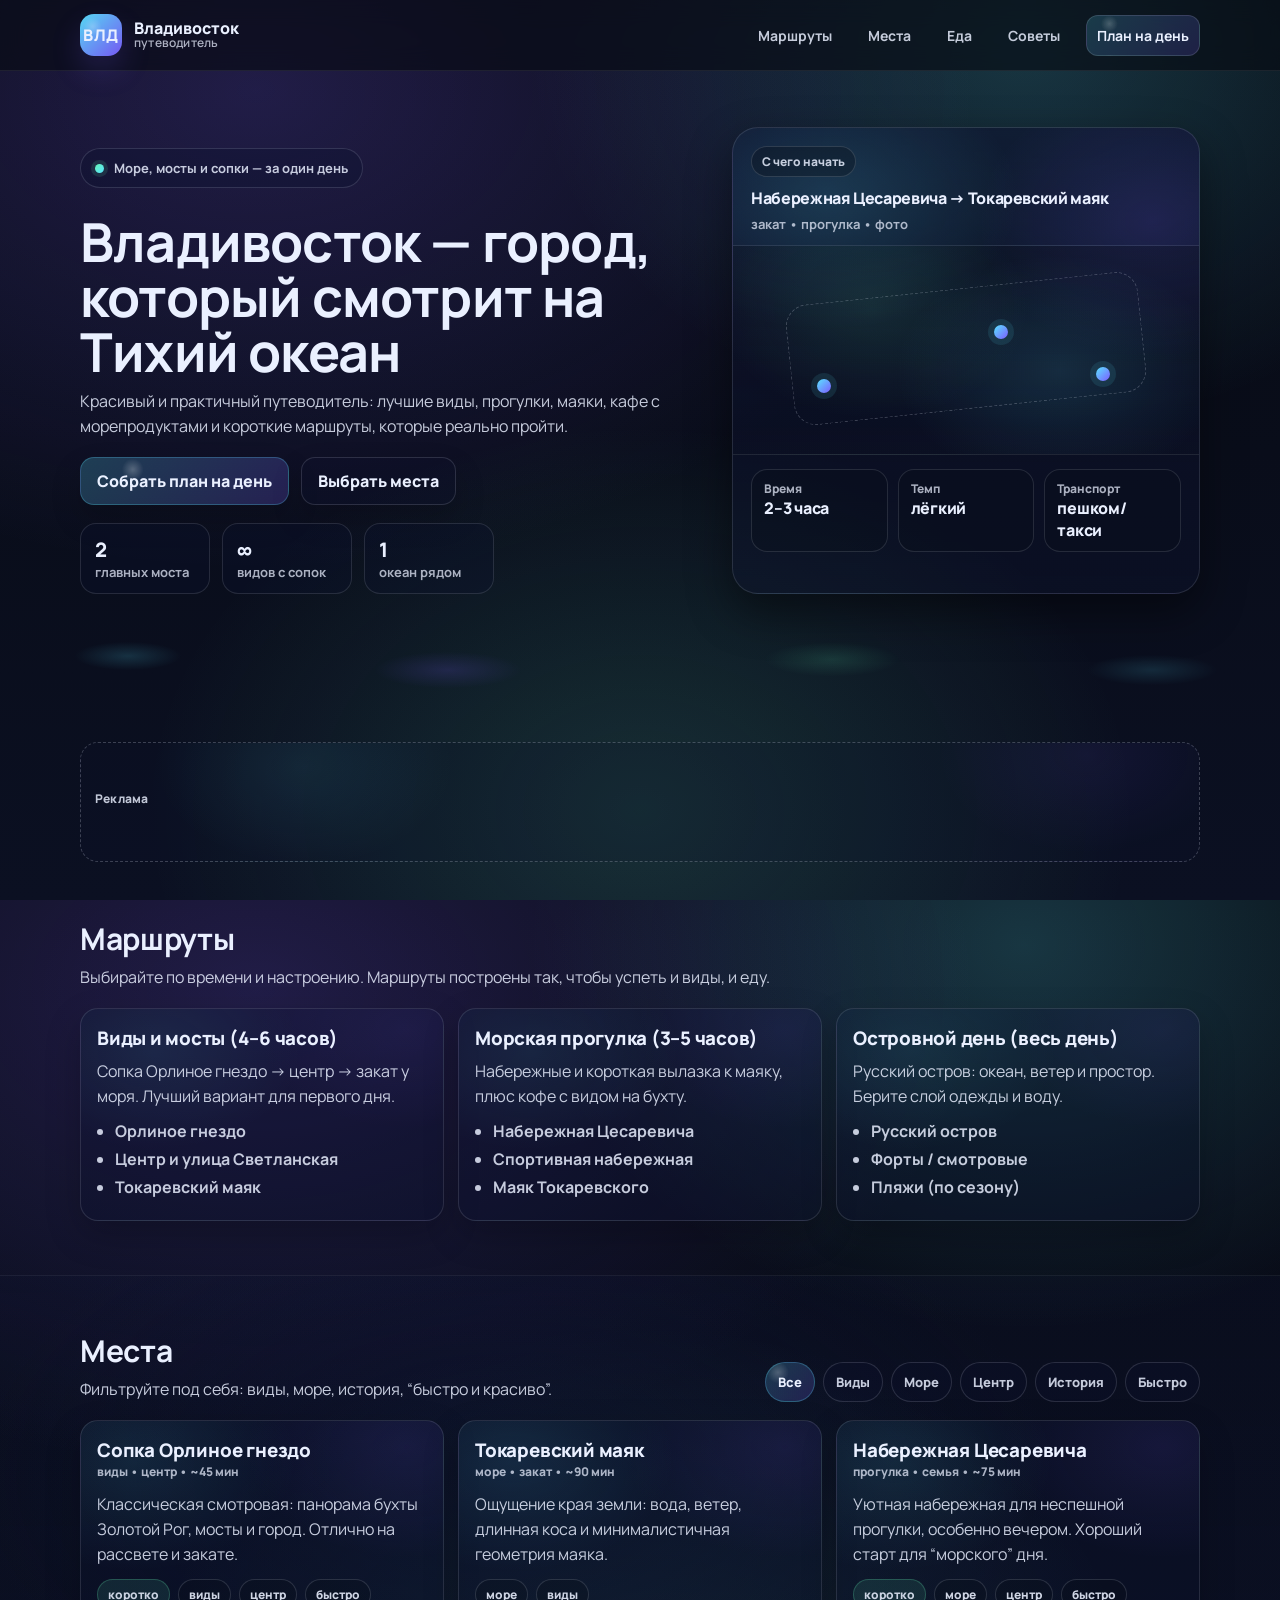
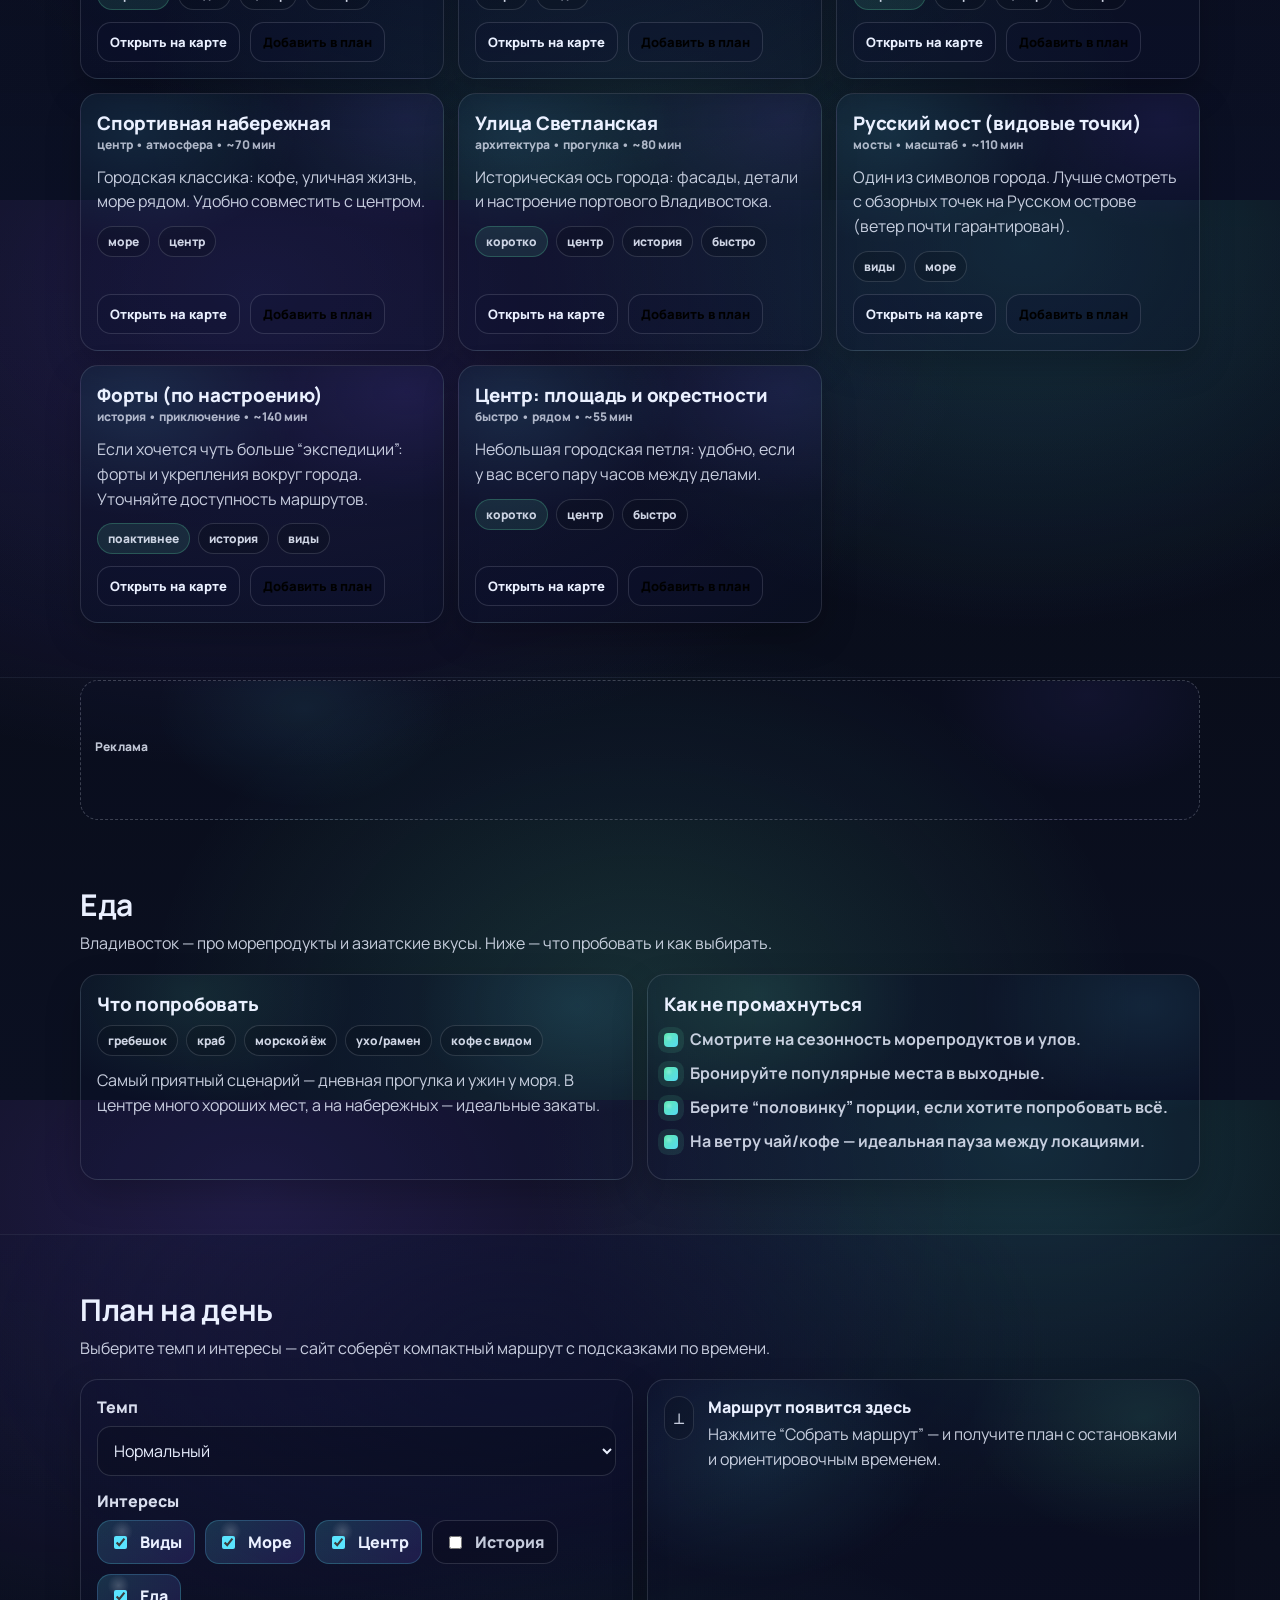
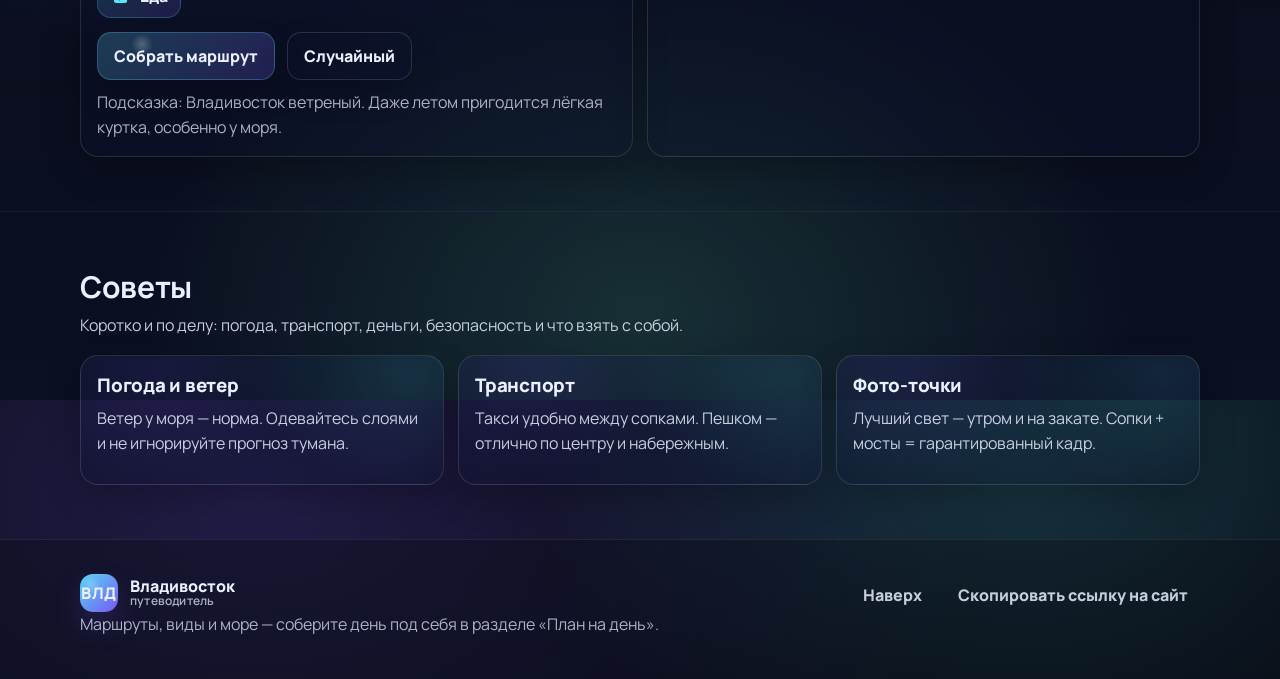
<file: index.html>
<!doctype html>
<html lang="ru">
  <head>
    <meta charset="utf-8" />
    <meta name="viewport" content="width=device-width, initial-scale=1" />
    <meta name="description" content="Путеводитель по Владивостоку: лучшие виды, набережные, маяки, Русский остров, маршруты на 1 день и интерактивный план поездки." />
    <meta name="robots" content="index,follow,max-image-preview:large,max-snippet:-1,max-video-preview:-1" />
    <meta name="theme-color" content="#070A12" />
    <meta name="author" content="Vladivostok Guide" />

    <title>Путеводитель по Владивостоку — маршруты, места, еда и план на день</title>

    <link rel="canonical" href="https://joo231.github.io/vladivostok-guide/" />

    <meta property="og:type" content="website" />
    <meta property="og:locale" content="ru_RU" />
    <meta property="og:title" content="Путеводитель по Владивостоку — маршруты и лучшие места" />
    <meta property="og:description" content="Маршруты на 1 день, лучшие виды, море, маяки и практичные советы. Соберите план на день прямо на сайте." />
    <meta property="og:url" content="https://joo231.github.io/vladivostok-guide/" />
    <meta property="og:site_name" content="Владивосток — путеводитель" />

    <meta name="twitter:card" content="summary" />
    <meta name="twitter:title" content="Путеводитель по Владивостоку — маршруты и лучшие места" />
    <meta name="twitter:description" content="Маршруты на 1 день, лучшие виды, море, маяки и практичные советы." />

    <link rel="preconnect" href="https://fonts.googleapis.com" />
    <link rel="preconnect" href="https://fonts.gstatic.com" crossorigin />
    <link href="https://fonts.googleapis.com/css2?family=Manrope:wght@400;600;700;800&display=swap" rel="stylesheet" />
    <link rel="stylesheet" href="./styles.css" />

    <script type="application/ld+json">
      {
        "@context": "https://schema.org",
        "@type": "WebSite",
        "name": "Владивосток — путеводитель",
        "url": "https://joo231.github.io/vladivostok-guide/",
        "inLanguage": "ru-RU",
        "description": "Путеводитель по Владивостоку: маршруты, места, еда и интерактивный план на день.",
        "publisher": {
          "@type": "Organization",
          "name": "Vladivostok Guide"
        }
      }
    </script>

    <script type="application/ld+json">
      {
        "@context": "https://schema.org",
        "@type": "TouristDestination",
        "name": "Владивосток",
        "url": "https://joo231.github.io/vladivostok-guide/",
        "description": "Город у Тихого океана: мосты, сопки, набережные и маршруты на 1 день.",
        "touristType": ["городской туризм", "морские прогулки", "смотровые площадки"],
        "geo": {
          "@type": "GeoCoordinates",
          "latitude": 43.1155,
          "longitude": 131.8855
        }
      }
    </script>
  </head>
  <body>
    <a class="skip" href="#content">Перейти к содержимому</a>

    <header class="topbar">
      <div class="container topbar__inner">
        <a class="brand" href="./">
          <span class="brand__mark" aria-hidden="true">ВЛД</span>
          <span class="brand__text">
            <span class="brand__title">Владивосток</span>
            <span class="brand__subtitle">путеводитель</span>
          </span>
        </a>

        <nav class="nav" aria-label="Основная навигация">
          <a href="./routes.html">Маршруты</a>
          <a href="./places.html">Места</a>
          <a href="./food.html">Еда</a>
          <a href="./tips.html">Советы</a>
          <a class="nav__cta" href="./planner.html">План на день</a>
        </nav>

        <button class="iconbtn" type="button" id="menuBtn" aria-label="Открыть меню" aria-expanded="false" aria-controls="mobileNav">
          <span class="iconbtn__bars" aria-hidden="true"></span>
        </button>
      </div>

      <div class="mobileNav" id="mobileNav" hidden>
        <div class="container mobileNav__inner">
          <a href="./routes.html">Маршруты</a>
          <a href="./places.html">Места</a>
          <a href="./food.html">Еда</a>
          <a href="./tips.html">Советы</a>
          <a class="nav__cta" href="./planner.html">План на день</a>
        </div>
      </div>
    </header>

    <main id="content">
      <section class="hero">
        <div class="container hero__grid">
          <div class="hero__copy">
            <p class="pill">
              <span class="pill__dot" aria-hidden="true"></span>
              Море, мосты и сопки — за один день
            </p>
            <h1 class="hero__title">Владивосток — город, который смотрит на Тихий океан</h1>
            <p class="hero__lead">
              Красивый и практичный путеводитель: лучшие виды, прогулки, маяки, кафе с морепродуктами и короткие маршруты,
              которые реально пройти.
            </p>

            <div class="hero__actions">
              <a class="btn btn--primary" href="#planner">Собрать план на день</a>
              <a class="btn btn--ghost" href="#places">Выбрать места</a>
            </div>

            <div class="stats" role="list" aria-label="Коротко о городе">
              <div class="stat" role="listitem">
                <div class="stat__k">2</div>
                <div class="stat__v">главных моста</div>
              </div>
              <div class="stat" role="listitem">
                <div class="stat__k">∞</div>
                <div class="stat__v">видов с сопок</div>
              </div>
              <div class="stat" role="listitem">
                <div class="stat__k">1</div>
                <div class="stat__v">океан рядом</div>
              </div>
            </div>
          </div>

          <div class="hero__card" aria-label="Карта-заметка">
            <div class="heroCard">
              <div class="heroCard__top">
                <div class="heroCard__badge">С чего начать</div>
                <div class="heroCard__title">Набережная Цесаревича → Токаревский маяк</div>
                <div class="heroCard__meta">закат • прогулка • фото</div>
              </div>
              <div class="heroCard__map" aria-hidden="true">
                <div class="mapLine"></div>
                <div class="mapPins">
                  <span class="pin pin--a"></span>
                  <span class="pin pin--b"></span>
                  <span class="pin pin--c"></span>
                </div>
              </div>
              <div class="heroCard__bottom">
                <div class="mini">
                  <div class="mini__k">Время</div>
                  <div class="mini__v">2–3 часа</div>
                </div>
                <div class="mini">
                  <div class="mini__k">Темп</div>
                  <div class="mini__v">лёгкий</div>
                </div>
                <div class="mini">
                  <div class="mini__k">Транспорт</div>
                  <div class="mini__v">пешком/такси</div>
                </div>
              </div>
            </div>
          </div>
        </div>

        <div class="waves" aria-hidden="true"></div>
      </section>

      <aside class="adWrap" aria-label="Реклама">
        <div class="container">
          <div class="adSlot" id="ad-top" data-ad-provider="rsya" data-ad-slot="top" role="complementary" aria-label="Реклама">
            <div class="adSlot__label" aria-hidden="true">Реклама</div>
            <div class="adSlot__body" aria-hidden="true"></div>
          </div>
        </div>
      </aside>

      <section class="section" id="routes">
        <div class="container">
          <div class="section__head">
            <h2 class="section__title">Маршруты</h2>
            <p class="section__lead">Выбирайте по времени и настроению. Маршруты построены так, чтобы успеть и виды, и еду.</p>
          </div>

          <div class="grid grid--3">
            <article class="card">
              <h3 class="card__title">Виды и мосты (4–6 часов)</h3>
              <p class="card__text">Сопка Орлиное гнездо → центр → закат у моря. Лучший вариант для первого дня.</p>
              <ul class="card__list">
                <li>Орлиное гнездо</li>
                <li>Центр и улица Светланская</li>
                <li>Токаревский маяк</li>
              </ul>
            </article>

            <article class="card">
              <h3 class="card__title">Морская прогулка (3–5 часов)</h3>
              <p class="card__text">Набережные и короткая вылазка к маяку, плюс кофе с видом на бухту.</p>
              <ul class="card__list">
                <li>Набережная Цесаревича</li>
                <li>Спортивная набережная</li>
                <li>Маяк Токаревского</li>
              </ul>
            </article>

            <article class="card">
              <h3 class="card__title">Островной день (весь день)</h3>
              <p class="card__text">Русский остров: океан, ветер и простор. Берите слой одежды и воду.</p>
              <ul class="card__list">
                <li>Русский остров</li>
                <li>Форты / смотровые</li>
                <li>Пляжи (по сезону)</li>
              </ul>
            </article>
          </div>
        </div>
      </section>

      <section class="section section--alt" id="places">
        <div class="container">
          <div class="section__head section__head--row">
            <div>
              <h2 class="section__title">Места</h2>
              <p class="section__lead">Фильтруйте под себя: виды, море, история, “быстро и красиво”.</p>
            </div>

            <div class="chips" role="group" aria-label="Фильтры мест">
              <button class="chip is-active" type="button" data-filter="all">Все</button>
              <button class="chip" type="button" data-filter="views">Виды</button>
              <button class="chip" type="button" data-filter="sea">Море</button>
              <button class="chip" type="button" data-filter="city">Центр</button>
              <button class="chip" type="button" data-filter="history">История</button>
              <button class="chip" type="button" data-filter="quick">Быстро</button>
            </div>
          </div>

          <div class="places" id="placesGrid" aria-live="polite"></div>
        </div>
      </section>

      <aside class="adWrap adWrap--tight" aria-label="Реклама">
        <div class="container">
          <div class="adSlot adSlot--wide" id="ad-middle" data-ad-provider="rsya" data-ad-slot="middle" role="complementary" aria-label="Реклама">
            <div class="adSlot__label" aria-hidden="true">Реклама</div>
            <div class="adSlot__body" aria-hidden="true"></div>
          </div>
        </div>
      </aside>

      <section class="section" id="food">
        <div class="container">
          <div class="section__head">
            <h2 class="section__title">Еда</h2>
            <p class="section__lead">Владивосток — про морепродукты и азиатские вкусы. Ниже — что пробовать и как выбирать.</p>
          </div>

          <div class="grid grid--2">
            <article class="card card--soft">
              <h3 class="card__title">Что попробовать</h3>
              <div class="tags">
                <span class="tag">гребешок</span>
                <span class="tag">краб</span>
                <span class="tag">морской ёж</span>
                <span class="tag">ухо/рамен</span>
                <span class="tag">кофе с видом</span>
              </div>
              <p class="card__text">
                Самый приятный сценарий — дневная прогулка и ужин у моря. В центре много хороших мест, а на набережных —
                идеальные закаты.
              </p>
            </article>

            <article class="card card--soft">
              <h3 class="card__title">Как не промахнуться</h3>
              <ul class="checklist">
                <li>Смотрите на сезонность морепродуктов и улов.</li>
                <li>Бронируйте популярные места в выходные.</li>
                <li>Берите “половинку” порции, если хотите попробовать всё.</li>
                <li>На ветру чай/кофе — идеальная пауза между локациями.</li>
              </ul>
            </article>
          </div>
        </div>
      </section>

      <section class="section section--alt" id="planner">
        <div class="container">
          <div class="section__head">
            <h2 class="section__title">План на день</h2>
            <p class="section__lead">Выберите темп и интересы — сайт соберёт компактный маршрут с подсказками по времени.</p>
          </div>

          <div class="planner">
            <form class="planner__form" id="planForm">
              <div class="field">
                <label class="label" for="pace">Темп</label>
                <select id="pace" class="select">
                  <option value="easy">Лёгкий (меньше перемещений)</option>
                  <option value="normal" selected>Нормальный</option>
                  <option value="active">Активный (максимум видов)</option>
                </select>
              </div>

              <div class="field">
                <span class="label">Интересы</span>
                <div class="toggles">
                  <label class="toggle"><input type="checkbox" name="interest" value="views" checked /><span>Виды</span></label>
                  <label class="toggle"><input type="checkbox" name="interest" value="sea" checked /><span>Море</span></label>
                  <label class="toggle"><input type="checkbox" name="interest" value="city" checked /><span>Центр</span></label>
                  <label class="toggle"><input type="checkbox" name="interest" value="history" /><span>История</span></label>
                  <label class="toggle"><input type="checkbox" name="interest" value="food" checked /><span>Еда</span></label>
                </div>
              </div>

              <div class="planner__actions">
                <button class="btn btn--primary" type="submit">Собрать маршрут</button>
                <button class="btn btn--ghost" type="button" id="shuffleBtn">Случайный</button>
              </div>

              <p class="muted">
                Подсказка: Владивосток ветреный. Даже летом пригодится лёгкая куртка, особенно у моря.
              </p>
            </form>

            <div class="planner__result">
              <div class="result" id="planResult" aria-live="polite">
                <div class="result__empty">
                  <div class="result__emoji" aria-hidden="true">⟂</div>
                  <div>
                    <div class="result__title">Маршрут появится здесь</div>
                    <div class="result__text">Нажмите “Собрать маршрут” — и получите план с остановками и ориентировочным временем.</div>
                  </div>
                </div>
              </div>
            </div>
          </div>
        </div>
      </section>

      <section class="section" id="tips">
        <div class="container">
          <div class="section__head">
            <h2 class="section__title">Советы</h2>
            <p class="section__lead">Коротко и по делу: погода, транспорт, деньги, безопасность и что взять с собой.</p>
          </div>

          <div class="grid grid--3">
            <article class="card card--note">
              <h3 class="card__title">Погода и ветер</h3>
              <p class="card__text">Ветер у моря — норма. Одевайтесь слоями и не игнорируйте прогноз тумана.</p>
            </article>
            <article class="card card--note">
              <h3 class="card__title">Транспорт</h3>
              <p class="card__text">Такси удобно между сопками. Пешком — отлично по центру и набережным.</p>
            </article>
            <article class="card card--note">
              <h3 class="card__title">Фото-точки</h3>
              <p class="card__text">Лучший свет — утром и на закате. Сопки + мосты = гарантированный кадр.</p>
            </article>
          </div>
        </div>
      </section>

      <footer class="footer">
        <div class="container footer__inner">
          <div class="footer__left">
            <div class="brand brand--footer">
              <span class="brand__mark" aria-hidden="true">ВЛД</span>
              <span class="brand__text">
                <span class="brand__title">Владивосток</span>
                <span class="brand__subtitle">путеводитель</span>
              </span>
            </div>
            <p class="muted">Маршруты, виды и море — соберите день под себя в разделе «План на день».</p>
          </div>

          <div class="footer__right">
            <a class="link" href="#content">Наверх</a>
            <button class="link" type="button" id="copyLinkBtn">Скопировать ссылку на сайт</button>
          </div>
        </div>
      </footer>
    </main>

    <script src="./script.js"></script>
  </body>
</html>
</file>
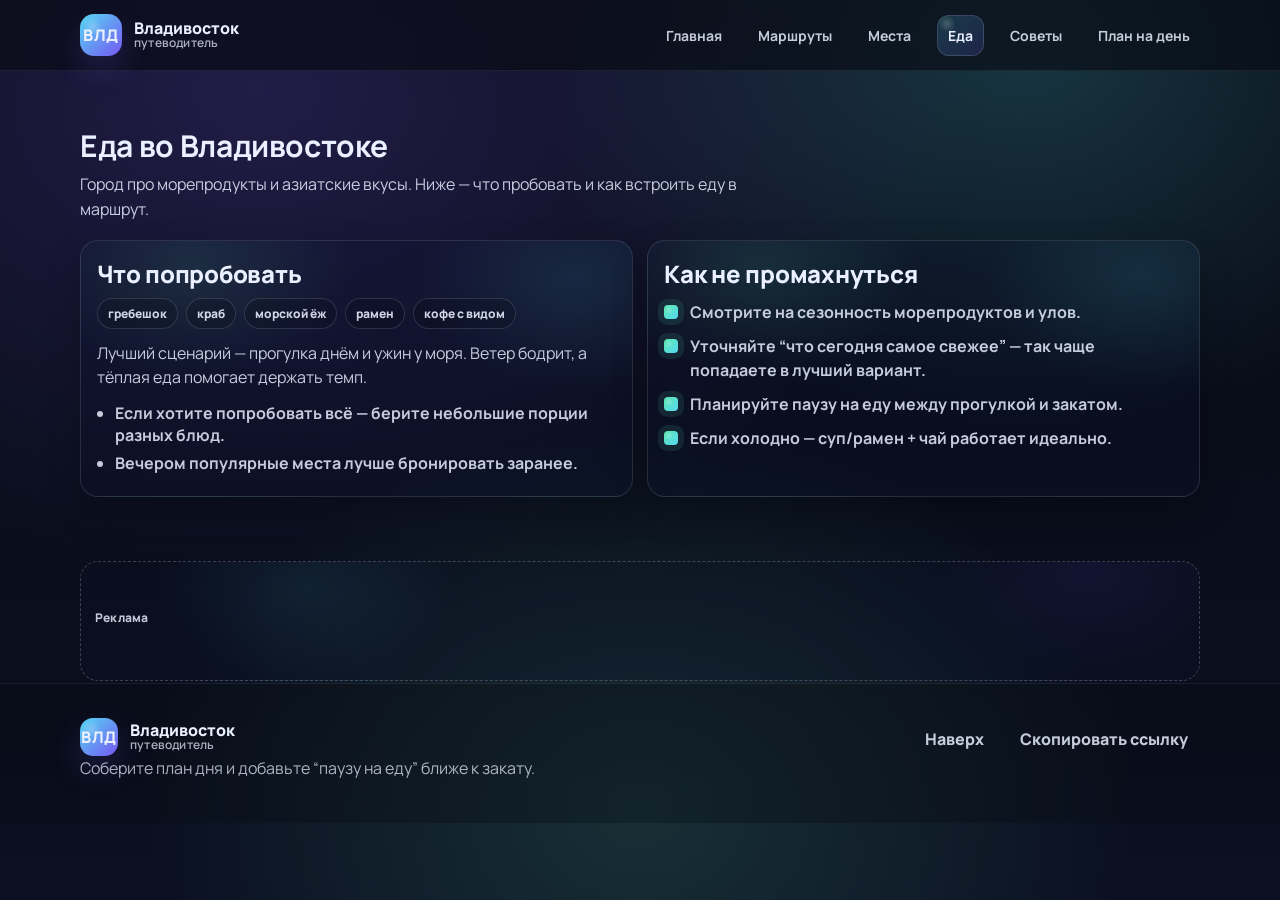
<file: food.html>
<!doctype html>
<html lang="ru">
  <head>
    <meta charset="utf-8" />
    <meta name="viewport" content="width=device-width, initial-scale=1" />
    <meta name="description" content="Еда во Владивостоке: что попробовать, как выбирать морепродукты и как строить день вокруг кофе, прогулок и ужина у моря." />
    <meta name="robots" content="index,follow,max-image-preview:large,max-snippet:-1,max-video-preview:-1" />
    <meta name="theme-color" content="#070A12" />

    <title>Еда во Владивостоке — морепродукты, кофе и как выбирать</title>
    <link rel="canonical" href="https://joo231.github.io/vladivostok-guide/food.html" />

    <meta property="og:type" content="website" />
    <meta property="og:locale" content="ru_RU" />
    <meta property="og:title" content="Еда во Владивостоке" />
    <meta property="og:description" content="Что попробовать, как выбирать и как вписать еду в маршрут." />
    <meta property="og:url" content="https://joo231.github.io/vladivostok-guide/food.html" />
    <meta property="og:site_name" content="Владивосток — путеводитель" />

    <link rel="preconnect" href="https://fonts.googleapis.com" />
    <link rel="preconnect" href="https://fonts.gstatic.com" crossorigin />
    <link href="https://fonts.googleapis.com/css2?family=Manrope:wght@400;600;700;800&display=swap" rel="stylesheet" />
    <link rel="stylesheet" href="./styles.css" />

    <script type="application/ld+json">
      {
        "@context": "https://schema.org",
        "@type": "WebPage",
        "name": "Еда во Владивостоке",
        "url": "https://joo231.github.io/vladivostok-guide/food.html",
        "inLanguage": "ru-RU",
        "isPartOf": { "@type": "WebSite", "name": "Владивосток — путеводитель", "url": "https://joo231.github.io/vladivostok-guide/" }
      }
    </script>
  </head>
  <body>
    <a class="skip" href="#content">Перейти к содержимому</a>

    <header class="topbar">
      <div class="container topbar__inner">
        <a class="brand" href="./">
          <span class="brand__mark" aria-hidden="true">ВЛД</span>
          <span class="brand__text">
            <span class="brand__title">Владивосток</span>
            <span class="brand__subtitle">путеводитель</span>
          </span>
        </a>

        <nav class="nav" aria-label="Основная навигация">
          <a href="./">Главная</a>
          <a href="./routes.html">Маршруты</a>
          <a href="./places.html">Места</a>
          <a class="nav__cta" href="./food.html" aria-current="page">Еда</a>
          <a href="./tips.html">Советы</a>
          <a href="./planner.html">План на день</a>
        </nav>

        <button class="iconbtn" type="button" id="menuBtn" aria-label="Открыть меню" aria-expanded="false" aria-controls="mobileNav">
          <span class="iconbtn__bars" aria-hidden="true"></span>
        </button>
      </div>

      <div class="mobileNav" id="mobileNav" hidden>
        <div class="container mobileNav__inner">
          <a href="./">Главная</a>
          <a href="./routes.html">Маршруты</a>
          <a href="./places.html">Места</a>
          <a class="nav__cta" href="./food.html" aria-current="page">Еда</a>
          <a href="./tips.html">Советы</a>
          <a href="./planner.html">План на день</a>
        </div>
      </div>
    </header>

    <main id="content">
      <section class="section" id="food">
        <div class="container">
          <div class="section__head">
            <h1 class="section__title">Еда во Владивостоке</h1>
            <p class="section__lead">Город про морепродукты и азиатские вкусы. Ниже — что пробовать и как встроить еду в маршрут.</p>
          </div>

          <div class="grid grid--2">
            <article class="card card--soft">
              <h2 class="card__title">Что попробовать</h2>
              <div class="tags">
                <span class="tag">гребешок</span>
                <span class="tag">краб</span>
                <span class="tag">морской ёж</span>
                <span class="tag">рамен</span>
                <span class="tag">кофе с видом</span>
              </div>
              <p class="card__text">
                Лучший сценарий — прогулка днём и ужин у моря. Ветер бодрит, а тёплая еда помогает держать темп.
              </p>
              <ul class="card__list">
                <li>Если хотите попробовать всё — берите небольшие порции разных блюд.</li>
                <li>Вечером популярные места лучше бронировать заранее.</li>
              </ul>
            </article>

            <article class="card card--soft">
              <h2 class="card__title">Как не промахнуться</h2>
              <ul class="checklist">
                <li>Смотрите на сезонность морепродуктов и улов.</li>
                <li>Уточняйте “что сегодня самое свежее” — так чаще попадаете в лучший вариант.</li>
                <li>Планируйте паузу на еду между прогулкой и закатом.</li>
                <li>Если холодно — суп/рамен + чай работает идеально.</li>
              </ul>
            </article>
          </div>
        </div>
      </section>

      <aside class="adWrap" aria-label="Реклама">
        <div class="container">
          <div class="adSlot" id="ad-food" data-ad-provider="rsya" data-ad-slot="food" role="complementary" aria-label="Реклама">
            <div class="adSlot__label" aria-hidden="true">Реклама</div>
            <div class="adSlot__body" aria-hidden="true"></div>
          </div>
        </div>
      </aside>

      <footer class="footer">
        <div class="container footer__inner">
          <div class="footer__left">
            <div class="brand brand--footer">
              <span class="brand__mark" aria-hidden="true">ВЛД</span>
              <span class="brand__text">
                <span class="brand__title">Владивосток</span>
                <span class="brand__subtitle">путеводитель</span>
              </span>
            </div>
            <p class="muted">Соберите план дня и добавьте “паузу на еду” ближе к закату.</p>
          </div>

          <div class="footer__right">
            <a class="link" href="#content">Наверх</a>
            <button class="link" type="button" id="copyLinkBtn">Скопировать ссылку</button>
          </div>
        </div>
      </footer>
    </main>

    <script src="./script.js"></script>
  </body>
</html>
</file>
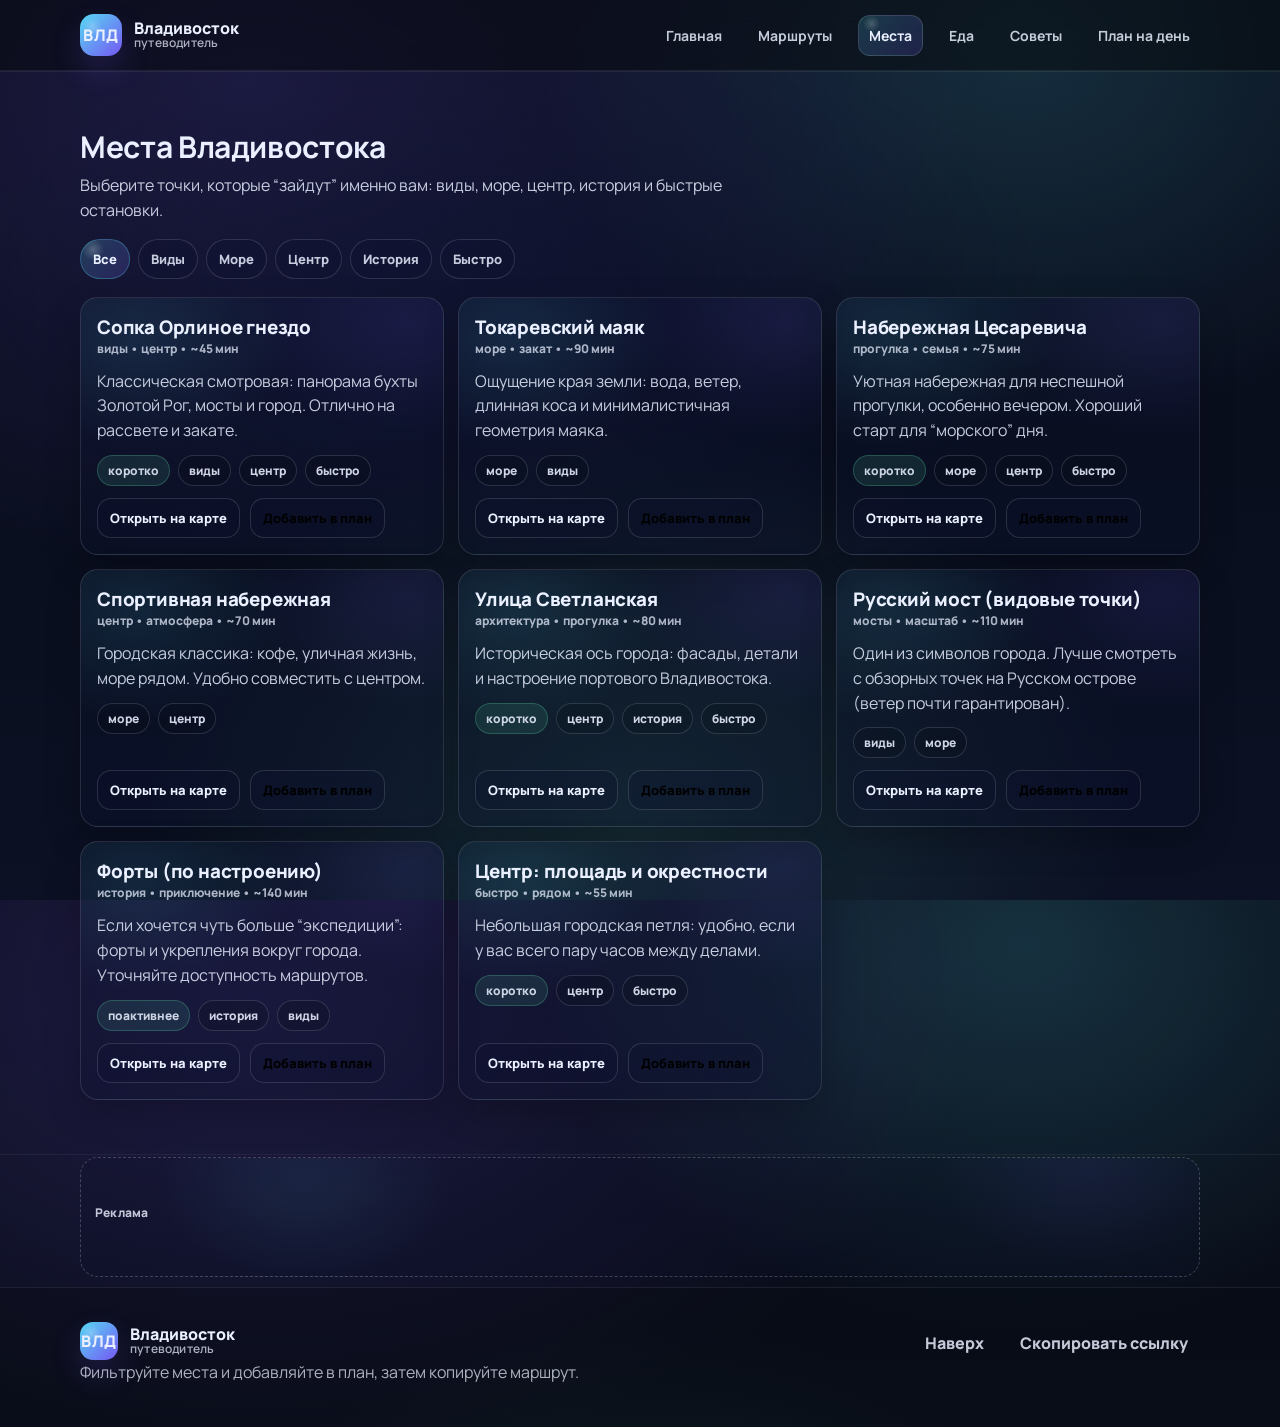
<file: places.html>
<!doctype html>
<html lang="ru">
  <head>
    <meta charset="utf-8" />
    <meta name="viewport" content="width=device-width, initial-scale=1" />
    <meta name="description" content="Лучшие места Владивостока: виды, море, центр и история. Удобные фильтры и быстрый выбор точек для маршрута." />
    <meta name="robots" content="index,follow,max-image-preview:large,max-snippet:-1,max-video-preview:-1" />
    <meta name="theme-color" content="#070A12" />

    <title>Места Владивостока — виды, море, центр и история</title>
    <link rel="canonical" href="https://joo231.github.io/vladivostok-guide/places.html" />

    <meta property="og:type" content="website" />
    <meta property="og:locale" content="ru_RU" />
    <meta property="og:title" content="Места Владивостока" />
    <meta property="og:description" content="Фильтры по интересам: виды, море, центр, история и быстрые точки." />
    <meta property="og:url" content="https://joo231.github.io/vladivostok-guide/places.html" />
    <meta property="og:site_name" content="Владивосток — путеводитель" />

    <link rel="preconnect" href="https://fonts.googleapis.com" />
    <link rel="preconnect" href="https://fonts.gstatic.com" crossorigin />
    <link href="https://fonts.googleapis.com/css2?family=Manrope:wght@400;600;700;800&display=swap" rel="stylesheet" />
    <link rel="stylesheet" href="./styles.css" />

    <script type="application/ld+json">
      {
        "@context": "https://schema.org",
        "@type": "WebPage",
        "name": "Места Владивостока",
        "url": "https://joo231.github.io/vladivostok-guide/places.html",
        "inLanguage": "ru-RU",
        "isPartOf": { "@type": "WebSite", "name": "Владивосток — путеводитель", "url": "https://joo231.github.io/vladivostok-guide/" }
      }
    </script>
  </head>
  <body>
    <a class="skip" href="#content">Перейти к содержимому</a>

    <header class="topbar">
      <div class="container topbar__inner">
        <a class="brand" href="./">
          <span class="brand__mark" aria-hidden="true">ВЛД</span>
          <span class="brand__text">
            <span class="brand__title">Владивосток</span>
            <span class="brand__subtitle">путеводитель</span>
          </span>
        </a>

        <nav class="nav" aria-label="Основная навигация">
          <a href="./">Главная</a>
          <a href="./routes.html">Маршруты</a>
          <a class="nav__cta" href="./places.html" aria-current="page">Места</a>
          <a href="./food.html">Еда</a>
          <a href="./tips.html">Советы</a>
          <a href="./planner.html">План на день</a>
        </nav>

        <button class="iconbtn" type="button" id="menuBtn" aria-label="Открыть меню" aria-expanded="false" aria-controls="mobileNav">
          <span class="iconbtn__bars" aria-hidden="true"></span>
        </button>
      </div>

      <div class="mobileNav" id="mobileNav" hidden>
        <div class="container mobileNav__inner">
          <a href="./">Главная</a>
          <a href="./routes.html">Маршруты</a>
          <a class="nav__cta" href="./places.html" aria-current="page">Места</a>
          <a href="./food.html">Еда</a>
          <a href="./tips.html">Советы</a>
          <a href="./planner.html">План на день</a>
        </div>
      </div>
    </header>

    <main id="content">
      <section class="section section--alt" id="places">
        <div class="container">
          <div class="section__head section__head--row">
            <div>
              <h1 class="section__title">Места Владивостока</h1>
              <p class="section__lead">Выберите точки, которые “зайдут” именно вам: виды, море, центр, история и быстрые остановки.</p>
            </div>

            <div class="chips" role="group" aria-label="Фильтры мест">
              <button class="chip is-active" type="button" data-filter="all">Все</button>
              <button class="chip" type="button" data-filter="views">Виды</button>
              <button class="chip" type="button" data-filter="sea">Море</button>
              <button class="chip" type="button" data-filter="city">Центр</button>
              <button class="chip" type="button" data-filter="history">История</button>
              <button class="chip" type="button" data-filter="quick">Быстро</button>
            </div>
          </div>

          <div class="places" id="placesGrid" aria-live="polite"></div>
        </div>
      </section>

      <aside class="adWrap adWrap--tight" aria-label="Реклама">
        <div class="container">
          <div class="adSlot" id="ad-places" data-ad-provider="rsya" data-ad-slot="places" role="complementary" aria-label="Реклама">
            <div class="adSlot__label" aria-hidden="true">Реклама</div>
            <div class="adSlot__body" aria-hidden="true"></div>
          </div>
        </div>
      </aside>

      <footer class="footer">
        <div class="container footer__inner">
          <div class="footer__left">
            <div class="brand brand--footer">
              <span class="brand__mark" aria-hidden="true">ВЛД</span>
              <span class="brand__text">
                <span class="brand__title">Владивосток</span>
                <span class="brand__subtitle">путеводитель</span>
              </span>
            </div>
            <p class="muted">Фильтруйте места и добавляйте в план, затем копируйте маршрут.</p>
          </div>

          <div class="footer__right">
            <a class="link" href="#content">Наверх</a>
            <button class="link" type="button" id="copyLinkBtn">Скопировать ссылку</button>
          </div>
        </div>
      </footer>
    </main>

    <script src="./script.js"></script>
  </body>
</html>
</file>
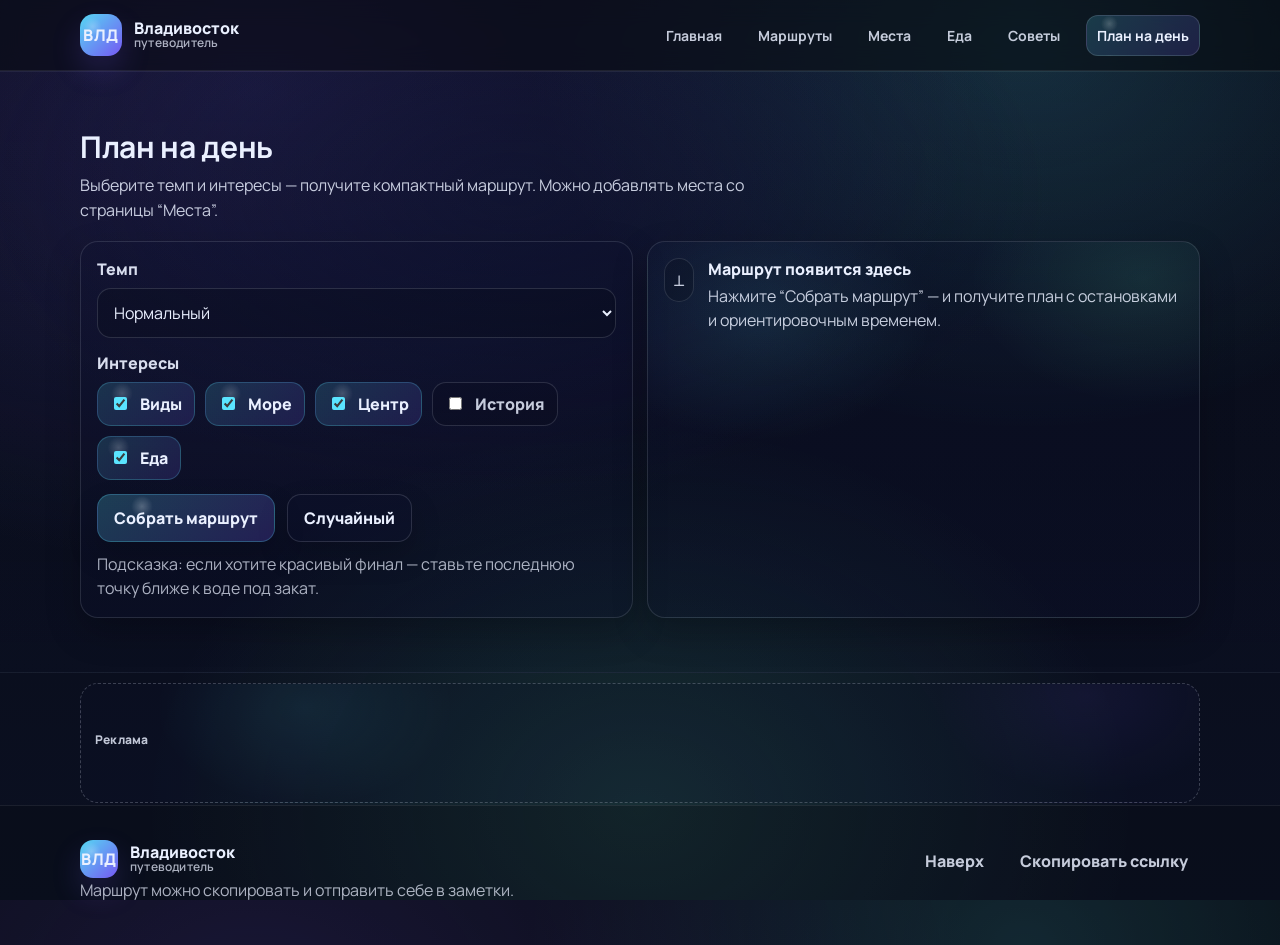
<file: planner.html>
<!doctype html>
<html lang="ru">
  <head>
    <meta charset="utf-8" />
    <meta name="viewport" content="width=device-width, initial-scale=1" />
    <meta name="description" content="Соберите план на день во Владивостоке: выберите темп и интересы, получите маршрут с остановками и таймингом." />
    <meta name="robots" content="index,follow,max-image-preview:large,max-snippet:-1,max-video-preview:-1" />
    <meta name="theme-color" content="#070A12" />

    <title>План на день во Владивостоке — генератор маршрута</title>
    <link rel="canonical" href="https://joo231.github.io/vladivostok-guide/planner.html" />

    <meta property="og:type" content="website" />
    <meta property="og:locale" content="ru_RU" />
    <meta property="og:title" content="План на день во Владивостоке" />
    <meta property="og:description" content="Выберите темп и интересы — получите маршрут с остановками и ориентировочным временем." />
    <meta property="og:url" content="https://joo231.github.io/vladivostok-guide/planner.html" />
    <meta property="og:site_name" content="Владивосток — путеводитель" />

    <link rel="preconnect" href="https://fonts.googleapis.com" />
    <link rel="preconnect" href="https://fonts.gstatic.com" crossorigin />
    <link href="https://fonts.googleapis.com/css2?family=Manrope:wght@400;600;700;800&display=swap" rel="stylesheet" />
    <link rel="stylesheet" href="./styles.css" />

    <script type="application/ld+json">
      {
        "@context": "https://schema.org",
        "@type": "WebPage",
        "name": "План на день во Владивостоке",
        "url": "https://joo231.github.io/vladivostok-guide/planner.html",
        "inLanguage": "ru-RU",
        "isPartOf": { "@type": "WebSite", "name": "Владивосток — путеводитель", "url": "https://joo231.github.io/vladivostok-guide/" }
      }
    </script>
  </head>
  <body>
    <a class="skip" href="#content">Перейти к содержимому</a>

    <header class="topbar">
      <div class="container topbar__inner">
        <a class="brand" href="./">
          <span class="brand__mark" aria-hidden="true">ВЛД</span>
          <span class="brand__text">
            <span class="brand__title">Владивосток</span>
            <span class="brand__subtitle">путеводитель</span>
          </span>
        </a>

        <nav class="nav" aria-label="Основная навигация">
          <a href="./">Главная</a>
          <a href="./routes.html">Маршруты</a>
          <a href="./places.html">Места</a>
          <a href="./food.html">Еда</a>
          <a href="./tips.html">Советы</a>
          <a class="nav__cta" href="./planner.html" aria-current="page">План на день</a>
        </nav>

        <button class="iconbtn" type="button" id="menuBtn" aria-label="Открыть меню" aria-expanded="false" aria-controls="mobileNav">
          <span class="iconbtn__bars" aria-hidden="true"></span>
        </button>
      </div>

      <div class="mobileNav" id="mobileNav" hidden>
        <div class="container mobileNav__inner">
          <a href="./">Главная</a>
          <a href="./routes.html">Маршруты</a>
          <a href="./places.html">Места</a>
          <a href="./food.html">Еда</a>
          <a href="./tips.html">Советы</a>
          <a class="nav__cta" href="./planner.html" aria-current="page">План на день</a>
        </div>
      </div>
    </header>

    <main id="content">
      <section class="section section--alt" id="planner">
        <div class="container">
          <div class="section__head">
            <h1 class="section__title">План на день</h1>
            <p class="section__lead">Выберите темп и интересы — получите компактный маршрут. Можно добавлять места со страницы “Места”.</p>
          </div>

          <div class="planner">
            <form class="planner__form" id="planForm">
              <div class="field">
                <label class="label" for="pace">Темп</label>
                <select id="pace" class="select">
                  <option value="easy">Лёгкий (меньше перемещений)</option>
                  <option value="normal" selected>Нормальный</option>
                  <option value="active">Активный (максимум видов)</option>
                </select>
              </div>

              <div class="field">
                <span class="label">Интересы</span>
                <div class="toggles">
                  <label class="toggle"><input type="checkbox" name="interest" value="views" checked /><span>Виды</span></label>
                  <label class="toggle"><input type="checkbox" name="interest" value="sea" checked /><span>Море</span></label>
                  <label class="toggle"><input type="checkbox" name="interest" value="city" checked /><span>Центр</span></label>
                  <label class="toggle"><input type="checkbox" name="interest" value="history" /><span>История</span></label>
                  <label class="toggle"><input type="checkbox" name="interest" value="food" checked /><span>Еда</span></label>
                </div>
              </div>

              <div class="planner__actions">
                <button class="btn btn--primary" type="submit">Собрать маршрут</button>
                <button class="btn btn--ghost" type="button" id="shuffleBtn">Случайный</button>
              </div>

              <p class="muted">Подсказка: если хотите красивый финал — ставьте последнюю точку ближе к воде под закат.</p>
            </form>

            <div class="planner__result">
              <div class="result" id="planResult" aria-live="polite">
                <div class="result__empty">
                  <div class="result__emoji" aria-hidden="true">⟂</div>
                  <div>
                    <div class="result__title">Маршрут появится здесь</div>
                    <div class="result__text">Нажмите “Собрать маршрут” — и получите план с остановками и ориентировочным временем.</div>
                  </div>
                </div>
              </div>
            </div>
          </div>
        </div>
      </section>

      <aside class="adWrap" aria-label="Реклама">
        <div class="container">
          <div class="adSlot" id="ad-planner" data-ad-provider="rsya" data-ad-slot="planner" role="complementary" aria-label="Реклама">
            <div class="adSlot__label" aria-hidden="true">Реклама</div>
            <div class="adSlot__body" aria-hidden="true"></div>
          </div>
        </div>
      </aside>

      <footer class="footer">
        <div class="container footer__inner">
          <div class="footer__left">
            <div class="brand brand--footer">
              <span class="brand__mark" aria-hidden="true">ВЛД</span>
              <span class="brand__text">
                <span class="brand__title">Владивосток</span>
                <span class="brand__subtitle">путеводитель</span>
              </span>
            </div>
            <p class="muted">Маршрут можно скопировать и отправить себе в заметки.</p>
          </div>

          <div class="footer__right">
            <a class="link" href="#content">Наверх</a>
            <button class="link" type="button" id="copyLinkBtn">Скопировать ссылку</button>
          </div>
        </div>
      </footer>
    </main>

    <script src="./script.js"></script>
  </body>
</html>
</file>
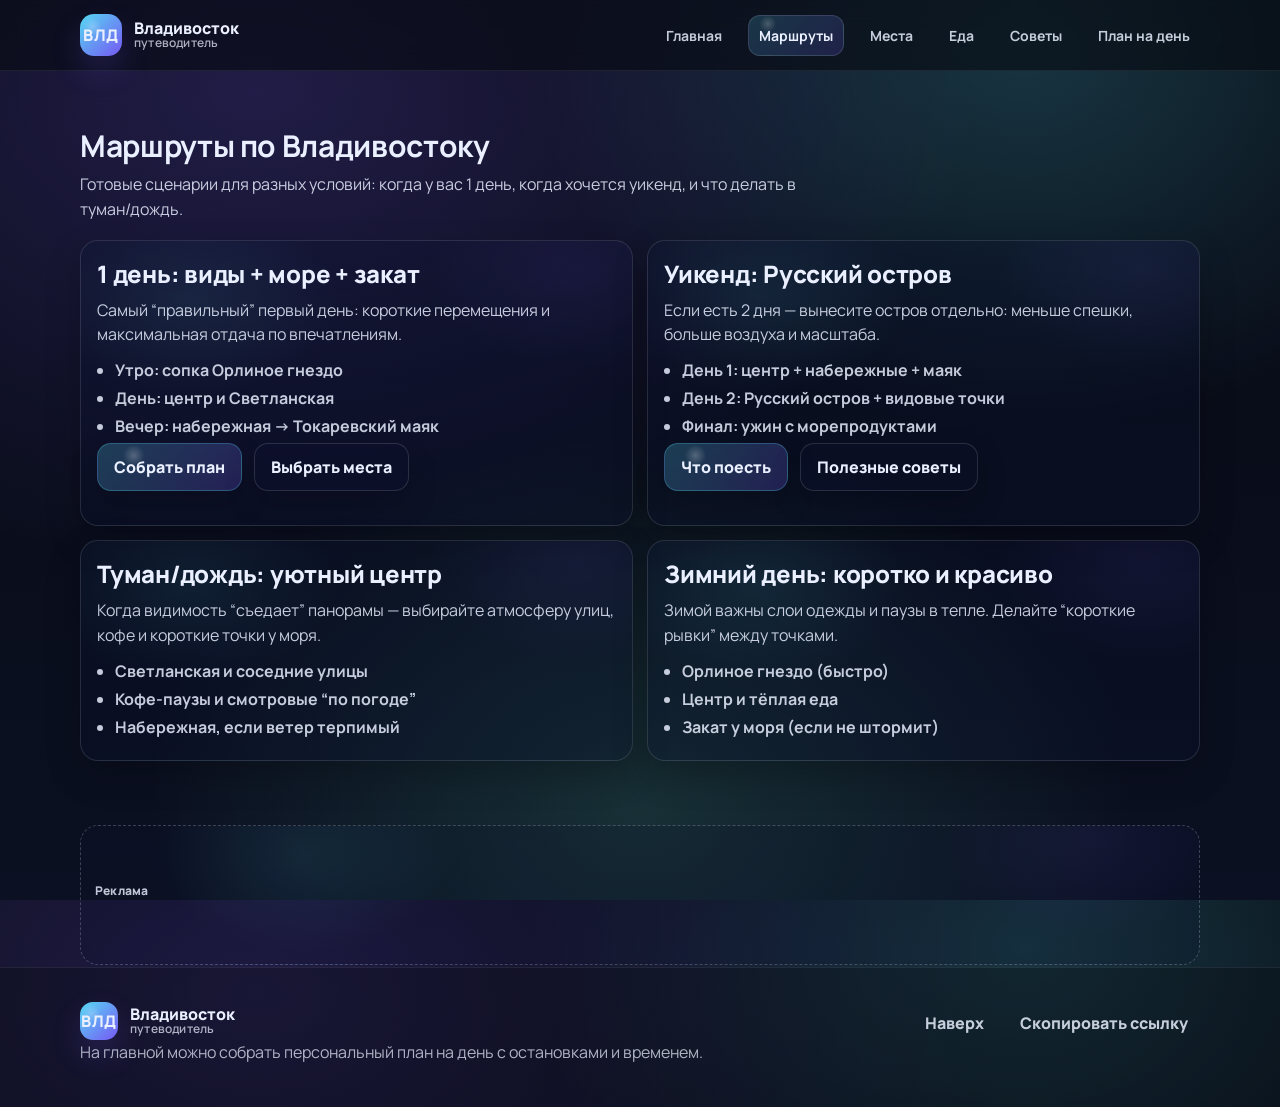
<file: routes.html>
<!doctype html>
<html lang="ru">
  <head>
    <meta charset="utf-8" />
    <meta name="viewport" content="width=device-width, initial-scale=1" />
    <meta name="description" content="Маршруты по Владивостоку: 1 день, уикенд, дождь/туман, зимний день. С таймингом и идеями, где закончить на закате." />
    <meta name="robots" content="index,follow,max-image-preview:large,max-snippet:-1,max-video-preview:-1" />
    <meta name="theme-color" content="#070A12" />

    <title>Маршруты по Владивостоку — 1 день, уикенд и тематические прогулки</title>
    <link rel="canonical" href="https://joo231.github.io/vladivostok-guide/routes.html" />

    <meta property="og:type" content="website" />
    <meta property="og:locale" content="ru_RU" />
    <meta property="og:title" content="Маршруты по Владивостоку" />
    <meta property="og:description" content="Подборка маршрутов: 1 день, уикенд, дождь/туман и зимний сценарий." />
    <meta property="og:url" content="https://joo231.github.io/vladivostok-guide/routes.html" />
    <meta property="og:site_name" content="Владивосток — путеводитель" />

    <link rel="preconnect" href="https://fonts.googleapis.com" />
    <link rel="preconnect" href="https://fonts.gstatic.com" crossorigin />
    <link href="https://fonts.googleapis.com/css2?family=Manrope:wght@400;600;700;800&display=swap" rel="stylesheet" />
    <link rel="stylesheet" href="./styles.css" />

    <script type="application/ld+json">
      {
        "@context": "https://schema.org",
        "@type": "WebPage",
        "name": "Маршруты по Владивостоку",
        "url": "https://joo231.github.io/vladivostok-guide/routes.html",
        "inLanguage": "ru-RU",
        "isPartOf": { "@type": "WebSite", "name": "Владивосток — путеводитель", "url": "https://joo231.github.io/vladivostok-guide/" }
      }
    </script>
  </head>
  <body>
    <a class="skip" href="#content">Перейти к содержимому</a>

    <header class="topbar">
      <div class="container topbar__inner">
        <a class="brand" href="./">
          <span class="brand__mark" aria-hidden="true">ВЛД</span>
          <span class="brand__text">
            <span class="brand__title">Владивосток</span>
            <span class="brand__subtitle">путеводитель</span>
          </span>
        </a>

        <nav class="nav" aria-label="Основная навигация">
          <a href="./">Главная</a>
          <a class="nav__cta" href="./routes.html" aria-current="page">Маршруты</a>
          <a href="./places.html">Места</a>
          <a href="./food.html">Еда</a>
          <a href="./tips.html">Советы</a>
          <a href="./planner.html">План на день</a>
        </nav>

        <button class="iconbtn" type="button" id="menuBtn" aria-label="Открыть меню" aria-expanded="false" aria-controls="mobileNav">
          <span class="iconbtn__bars" aria-hidden="true"></span>
        </button>
      </div>

      <div class="mobileNav" id="mobileNav" hidden>
        <div class="container mobileNav__inner">
          <a href="./">Главная</a>
          <a class="nav__cta" href="./routes.html" aria-current="page">Маршруты</a>
          <a href="./places.html">Места</a>
          <a href="./food.html">Еда</a>
          <a href="./tips.html">Советы</a>
          <a href="./planner.html">План на день</a>
        </div>
      </div>
    </header>

    <main id="content">
      <section class="section">
        <div class="container">
          <div class="section__head">
            <h1 class="section__title">Маршруты по Владивостоку</h1>
            <p class="section__lead">Готовые сценарии для разных условий: когда у вас 1 день, когда хочется уикенд, и что делать в туман/дождь.</p>
          </div>

          <div class="grid grid--2">
            <article class="card">
              <h2 class="card__title">1 день: виды + море + закат</h2>
              <p class="card__text">Самый “правильный” первый день: короткие перемещения и максимальная отдача по впечатлениям.</p>
              <ul class="card__list">
                <li>Утро: сопка Орлиное гнездо</li>
                <li>День: центр и Светланская</li>
                <li>Вечер: набережная → Токаревский маяк</li>
              </ul>
              <div class="hero__actions">
                <a class="btn btn--primary" href="./planner.html">Собрать план</a>
                <a class="btn btn--ghost" href="./places.html">Выбрать места</a>
              </div>
            </article>

            <article class="card">
              <h2 class="card__title">Уикенд: Русский остров</h2>
              <p class="card__text">Если есть 2 дня — вынесите остров отдельно: меньше спешки, больше воздуха и масштаба.</p>
              <ul class="card__list">
                <li>День 1: центр + набережные + маяк</li>
                <li>День 2: Русский остров + видовые точки</li>
                <li>Финал: ужин с морепродуктами</li>
              </ul>
              <div class="hero__actions">
                <a class="btn btn--primary" href="./food.html">Что поесть</a>
                <a class="btn btn--ghost" href="./tips.html">Полезные советы</a>
              </div>
            </article>

            <article class="card">
              <h2 class="card__title">Туман/дождь: уютный центр</h2>
              <p class="card__text">Когда видимость “съедает” панорамы — выбирайте атмосферу улиц, кофе и короткие точки у моря.</p>
              <ul class="card__list">
                <li>Светланская и соседние улицы</li>
                <li>Кофе-паузы и смотровые “по погоде”</li>
                <li>Набережная, если ветер терпимый</li>
              </ul>
            </article>

            <article class="card">
              <h2 class="card__title">Зимний день: коротко и красиво</h2>
              <p class="card__text">Зимой важны слои одежды и паузы в тепле. Делайте “короткие рывки” между точками.</p>
              <ul class="card__list">
                <li>Орлиное гнездо (быстро)</li>
                <li>Центр и тёплая еда</li>
                <li>Закат у моря (если не штормит)</li>
              </ul>
            </article>
          </div>
        </div>
      </section>

      <aside class="adWrap" aria-label="Реклама">
        <div class="container">
          <div class="adSlot adSlot--wide" id="ad-routes" data-ad-provider="rsya" data-ad-slot="routes" role="complementary" aria-label="Реклама">
            <div class="adSlot__label" aria-hidden="true">Реклама</div>
            <div class="adSlot__body" aria-hidden="true"></div>
          </div>
        </div>
      </aside>

      <footer class="footer">
        <div class="container footer__inner">
          <div class="footer__left">
            <div class="brand brand--footer">
              <span class="brand__mark" aria-hidden="true">ВЛД</span>
              <span class="brand__text">
                <span class="brand__title">Владивосток</span>
                <span class="brand__subtitle">путеводитель</span>
              </span>
            </div>
            <p class="muted">На главной можно собрать персональный план на день с остановками и временем.</p>
          </div>

          <div class="footer__right">
            <a class="link" href="#content">Наверх</a>
            <button class="link" type="button" id="copyLinkBtn">Скопировать ссылку</button>
          </div>
        </div>
      </footer>
    </main>

    <script src="./script.js"></script>
  </body>
</html>
</file>
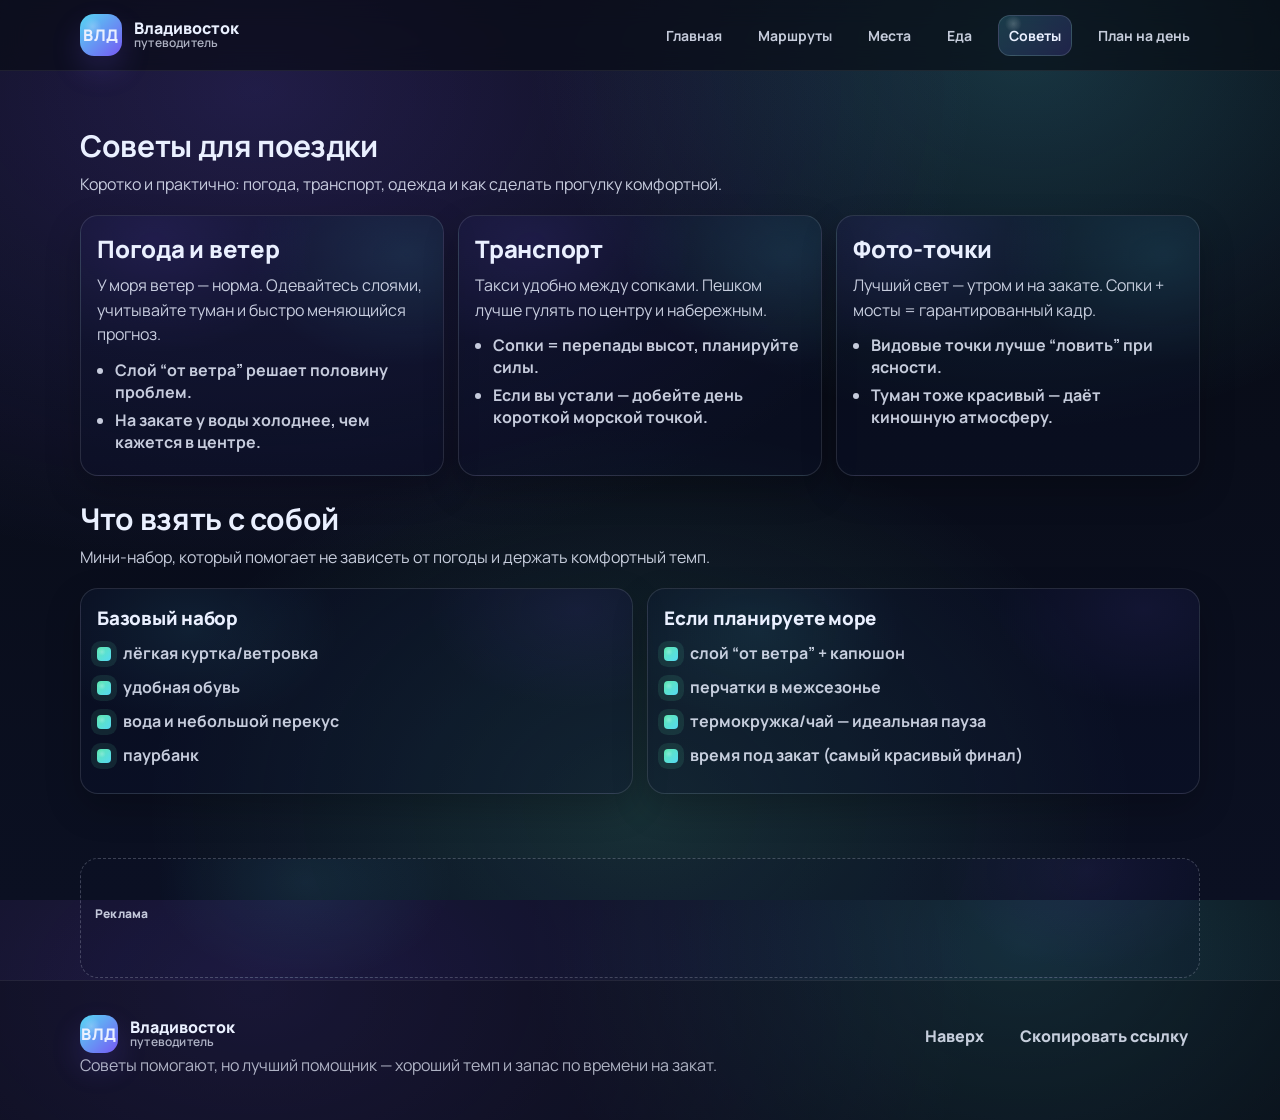
<file: tips.html>
<!doctype html>
<html lang="ru">
  <head>
    <meta charset="utf-8" />
    <meta name="viewport" content="width=device-width, initial-scale=1" />
    <meta name="description" content="Советы для поездки во Владивосток: погода и ветер, транспорт, одежда по сезону, фото-точки и как комфортно планировать день." />
    <meta name="robots" content="index,follow,max-image-preview:large,max-snippet:-1,max-video-preview:-1" />
    <meta name="theme-color" content="#070A12" />

    <title>Советы для Владивостока — погода, транспорт и лайфхаки</title>
    <link rel="canonical" href="https://joo231.github.io/vladivostok-guide/tips.html" />

    <meta property="og:type" content="website" />
    <meta property="og:locale" content="ru_RU" />
    <meta property="og:title" content="Советы для Владивостока" />
    <meta property="og:description" content="Погода и ветер, транспорт, одежда по сезону и лайфхаки для комфортной прогулки." />
    <meta property="og:url" content="https://joo231.github.io/vladivostok-guide/tips.html" />
    <meta property="og:site_name" content="Владивосток — путеводитель" />

    <link rel="preconnect" href="https://fonts.googleapis.com" />
    <link rel="preconnect" href="https://fonts.gstatic.com" crossorigin />
    <link href="https://fonts.googleapis.com/css2?family=Manrope:wght@400;600;700;800&display=swap" rel="stylesheet" />
    <link rel="stylesheet" href="./styles.css" />

    <script type="application/ld+json">
      {
        "@context": "https://schema.org",
        "@type": "WebPage",
        "name": "Советы для Владивостока",
        "url": "https://joo231.github.io/vladivostok-guide/tips.html",
        "inLanguage": "ru-RU",
        "isPartOf": { "@type": "WebSite", "name": "Владивосток — путеводитель", "url": "https://joo231.github.io/vladivostok-guide/" }
      }
    </script>
  </head>
  <body>
    <a class="skip" href="#content">Перейти к содержимому</a>

    <header class="topbar">
      <div class="container topbar__inner">
        <a class="brand" href="./">
          <span class="brand__mark" aria-hidden="true">ВЛД</span>
          <span class="brand__text">
            <span class="brand__title">Владивосток</span>
            <span class="brand__subtitle">путеводитель</span>
          </span>
        </a>

        <nav class="nav" aria-label="Основная навигация">
          <a href="./">Главная</a>
          <a href="./routes.html">Маршруты</a>
          <a href="./places.html">Места</a>
          <a href="./food.html">Еда</a>
          <a class="nav__cta" href="./tips.html" aria-current="page">Советы</a>
          <a href="./planner.html">План на день</a>
        </nav>

        <button class="iconbtn" type="button" id="menuBtn" aria-label="Открыть меню" aria-expanded="false" aria-controls="mobileNav">
          <span class="iconbtn__bars" aria-hidden="true"></span>
        </button>
      </div>

      <div class="mobileNav" id="mobileNav" hidden>
        <div class="container mobileNav__inner">
          <a href="./">Главная</a>
          <a href="./routes.html">Маршруты</a>
          <a href="./places.html">Места</a>
          <a href="./food.html">Еда</a>
          <a class="nav__cta" href="./tips.html" aria-current="page">Советы</a>
          <a href="./planner.html">План на день</a>
        </div>
      </div>
    </header>

    <main id="content">
      <section class="section" id="tips">
        <div class="container">
          <div class="section__head">
            <h1 class="section__title">Советы для поездки</h1>
            <p class="section__lead">Коротко и практично: погода, транспорт, одежда и как сделать прогулку комфортной.</p>
          </div>

          <div class="grid grid--3">
            <article class="card card--note">
              <h2 class="card__title">Погода и ветер</h2>
              <p class="card__text">У моря ветер — норма. Одевайтесь слоями, учитывайте туман и быстро меняющийся прогноз.</p>
              <ul class="card__list">
                <li>Слой “от ветра” решает половину проблем.</li>
                <li>На закате у воды холоднее, чем кажется в центре.</li>
              </ul>
            </article>
            <article class="card card--note">
              <h2 class="card__title">Транспорт</h2>
              <p class="card__text">Такси удобно между сопками. Пешком лучше гулять по центру и набережным.</p>
              <ul class="card__list">
                <li>Сопки = перепады высот, планируйте силы.</li>
                <li>Если вы устали — добейте день короткой морской точкой.</li>
              </ul>
            </article>
            <article class="card card--note">
              <h2 class="card__title">Фото-точки</h2>
              <p class="card__text">Лучший свет — утром и на закате. Сопки + мосты = гарантированный кадр.</p>
              <ul class="card__list">
                <li>Видовые точки лучше “ловить” при ясности.</li>
                <li>Туман тоже красивый — даёт киношную атмосферу.</li>
              </ul>
            </article>
          </div>

          <div class="section__head" style="margin-top:22px">
            <h2 class="section__title">Что взять с собой</h2>
            <p class="section__lead">Мини-набор, который помогает не зависеть от погоды и держать комфортный темп.</p>
          </div>

          <div class="grid grid--2">
            <article class="card">
              <h3 class="card__title">Базовый набор</h3>
              <ul class="checklist">
                <li>лёгкая куртка/ветровка</li>
                <li>удобная обувь</li>
                <li>вода и небольшой перекус</li>
                <li>паурбанк</li>
              </ul>
            </article>
            <article class="card">
              <h3 class="card__title">Если планируете море</h3>
              <ul class="checklist">
                <li>слой “от ветра” + капюшон</li>
                <li>перчатки в межсезонье</li>
                <li>термокружка/чай — идеальная пауза</li>
                <li>время под закат (самый красивый финал)</li>
              </ul>
            </article>
          </div>
        </div>
      </section>

      <aside class="adWrap" aria-label="Реклама">
        <div class="container">
          <div class="adSlot" id="ad-tips" data-ad-provider="rsya" data-ad-slot="tips" role="complementary" aria-label="Реклама">
            <div class="adSlot__label" aria-hidden="true">Реклама</div>
            <div class="adSlot__body" aria-hidden="true"></div>
          </div>
        </div>
      </aside>

      <footer class="footer">
        <div class="container footer__inner">
          <div class="footer__left">
            <div class="brand brand--footer">
              <span class="brand__mark" aria-hidden="true">ВЛД</span>
              <span class="brand__text">
                <span class="brand__title">Владивосток</span>
                <span class="brand__subtitle">путеводитель</span>
              </span>
            </div>
            <p class="muted">Советы помогают, но лучший помощник — хороший темп и запас по времени на закат.</p>
          </div>

          <div class="footer__right">
            <a class="link" href="#content">Наверх</a>
            <button class="link" type="button" id="copyLinkBtn">Скопировать ссылку</button>
          </div>
        </div>
      </footer>
    </main>

    <script src="./script.js"></script>
  </body>
</html>
</file>
<file: styles.css>
:root{
  --bg:#070A12;
  --bg2:#0B1022;
  --card:#0D1330;
  --card2:#0E1738;
  --text:#EAF0FF;
  --muted:rgba(234,240,255,.84);
  --muted2:rgba(234,240,255,.72);
  --stroke:rgba(234,240,255,.12);
  --stroke2:rgba(234,240,255,.18);
  --primary:#5AE4FF;
  --primary2:#7C5CFF;
  --good:#63F3B6;
  --shadow: 0 18px 45px rgba(0,0,0,.45);
  --radius: 18px;
  --radius2: 26px;
  --container: 1120px;
}

*{box-sizing:border-box}
html,body{height:100%}
body{
  margin:0;
  font-family: Manrope, system-ui, -apple-system, Segoe UI, Roboto, Arial, sans-serif;
  color:var(--text);
  background:
    radial-gradient(1200px 800px at 20% 10%, rgba(124,92,255,.22), transparent 60%),
    radial-gradient(900px 700px at 80% 5%, rgba(90,228,255,.20), transparent 55%),
    radial-gradient(900px 700px at 50% 90%, rgba(99,243,182,.14), transparent 55%),
    linear-gradient(180deg, var(--bg), var(--bg2));
  overflow-x:hidden;
}

a{color:inherit;text-decoration:none}
button,select,input{font:inherit}

:focus-visible{
  outline: 2px solid rgba(90,228,255,.70);
  outline-offset: 2px;
  border-radius: 12px;
}

.container{
  width:min(var(--container), calc(100% - 40px));
  margin-inline:auto;
}

.skip{
  position:absolute;
  left:-9999px;
  top:auto;
  width:1px;height:1px;
  overflow:hidden;
}
.skip:focus{
  left:16px; top:16px;
  width:auto;height:auto;
  padding:10px 12px;
  background:rgba(10,16,35,.92);
  border:1px solid var(--stroke2);
  border-radius:12px;
  z-index:1000;
}

.topbar{
  position:sticky;
  top:0;
  z-index:50;
  background:rgba(7,10,18,.62);
  backdrop-filter: blur(12px);
  border-bottom:1px solid rgba(234,240,255,.08);
}
.topbar__inner{
  display:flex;
  align-items:center;
  justify-content:space-between;
  gap:18px;
  padding:14px 0;
}

.brand{
  display:flex;
  align-items:center;
  gap:12px;
  min-width: 190px;
}
.brand__mark{
  width:42px; height:42px;
  display:grid; place-items:center;
  border-radius:14px;
  background:
    radial-gradient(14px 14px at 30% 30%, rgba(255,255,255,.22), transparent 65%),
    linear-gradient(135deg, rgba(90,228,255,.95), rgba(124,92,255,.95));
  box-shadow: 0 14px 30px rgba(124,92,255,.18);
  font-weight:800;
  letter-spacing:.5px;
}
.brand__text{display:flex;flex-direction:column;line-height:1.05}
.brand__title{font-weight:800}
.brand__subtitle{font-size:12px;color:var(--muted2);font-weight:600;letter-spacing:.2px}
.brand--footer .brand__mark{width:38px;height:38px;border-radius:13px}

.nav{
  display:flex;
  align-items:center;
  gap:16px;
}
.nav a{
  color:var(--muted);
  font-weight:700;
  font-size:14px;
  padding:10px 10px;
  border-radius:12px;
  transition: background .18s ease, color .18s ease, transform .18s ease;
}
.nav a:hover{
  background:rgba(234,240,255,.06);
  color:var(--text);
  transform: translateY(-1px);
}
.nav__cta{
  background:
    radial-gradient(14px 14px at 20% 20%, rgba(255,255,255,.2), transparent 60%),
    linear-gradient(135deg, rgba(90,228,255,.18), rgba(124,92,255,.18));
  border:1px solid rgba(234,240,255,.14);
  color:var(--text) !important;
}

.iconbtn{
  display:none;
  border:1px solid rgba(234,240,255,.12);
  background:rgba(13,19,48,.55);
  border-radius:14px;
  width:44px;height:44px;
  box-shadow: 0 10px 24px rgba(0,0,0,.22);
}
.iconbtn__bars{
  display:block;
  width:18px;
  height:12px;
  margin:0 auto;
  background:
    linear-gradient(var(--text),var(--text)) 0 0/100% 2px,
    linear-gradient(var(--text),var(--text)) 0 50%/100% 2px,
    linear-gradient(var(--text),var(--text)) 0 100%/100% 2px;
  background-repeat:no-repeat;
  opacity:.9;
}

.mobileNav{
  border-top:1px solid rgba(234,240,255,.08);
  background:rgba(7,10,18,.72);
  backdrop-filter: blur(14px);
}
.mobileNav__inner{
  display:grid;
  gap:10px;
  padding:12px 0 16px;
}
.mobileNav a{
  padding:12px 12px;
  border:1px solid rgba(234,240,255,.10);
  border-radius:14px;
  background:rgba(13,19,48,.40);
  color:var(--text);
  font-weight:800;
}

.hero{
  position:relative;
  padding:56px 0 34px;
}
.hero__grid{
  display:grid;
  grid-template-columns: 1.2fr .9fr;
  gap:28px;
  align-items:stretch;
}
.hero__copy{padding-top:8px}
.pill{
  display:inline-flex;
  align-items:center;
  gap:10px;
  padding:10px 14px;
  border-radius:999px;
  border:1px solid rgba(234,240,255,.14);
  background:rgba(13,19,48,.36);
  color:var(--muted);
  font-weight:700;
  font-size:13px;
}
.pill__dot{
  width:9px;height:9px;border-radius:999px;
  background: linear-gradient(135deg, var(--good), var(--primary));
  box-shadow: 0 0 0 4px rgba(99,243,182,.12);
}
.hero__title{
  margin:14px 0 10px;
  font-size: clamp(34px, 4.2vw, 56px);
  letter-spacing:-.8px;
  line-height:1.02;
}
.hero__lead{
  margin:0 0 18px;
  max-width: 58ch;
  color:var(--muted);
  font-size:16px;
  line-height:1.55;
}
.hero__actions{display:flex; gap:12px; flex-wrap:wrap; margin:0 0 18px}

.btn{
  display:inline-flex;
  align-items:center;
  justify-content:center;
  gap:10px;
  padding:12px 16px;
  border-radius:14px;
  border:1px solid rgba(234,240,255,.14);
  background:rgba(13,19,48,.40);
  color:var(--text);
  font-weight:800;
  box-shadow: 0 14px 30px rgba(0,0,0,.18);
  cursor:pointer;
  transition: transform .18s ease, box-shadow .18s ease, background .18s ease, border-color .18s ease;
}
.btn:hover{transform: translateY(-1px); border-color: rgba(234,240,255,.22)}
.btn:active{transform: translateY(0px)}
.btn--primary{
  border-color: rgba(90,228,255,.25);
  background:
    radial-gradient(18px 18px at 25% 25%, rgba(255,255,255,.24), transparent 60%),
    linear-gradient(135deg, rgba(90,228,255,.22), rgba(124,92,255,.22));
}
.btn--primary:hover{box-shadow: 0 18px 40px rgba(90,228,255,.14)}
.btn--ghost{background:rgba(13,19,48,.26)}

.stats{
  display:flex;
  gap:12px;
  flex-wrap:wrap;
  margin-top:10px;
}
.stat{
  flex:0 0 auto;
  min-width: 130px;
  padding:12px 14px;
  border-radius: 16px;
  border:1px solid rgba(234,240,255,.12);
  background:rgba(13,19,48,.30);
}
.stat__k{
  font-weight:900;
  font-size:20px;
  letter-spacing:-.4px;
}
.stat__v{color:var(--muted2); font-weight:700; font-size:13px}

.hero__card{
  border-radius: var(--radius2);
  border:1px solid rgba(234,240,255,.12);
  background:
    radial-gradient(320px 220px at 20% 15%, rgba(90,228,255,.16), transparent 60%),
    radial-gradient(280px 220px at 90% 20%, rgba(124,92,255,.16), transparent 62%),
    linear-gradient(180deg, rgba(13,19,48,.62), rgba(13,19,48,.35));
  box-shadow: var(--shadow);
  overflow:hidden;
}
.heroCard{display:flex; flex-direction:column; height:100%}
.heroCard__top{padding:18px 18px 12px}
.heroCard__badge{
  display:inline-flex;
  padding:6px 10px;
  border-radius:999px;
  border:1px solid rgba(234,240,255,.14);
  background:rgba(7,10,18,.30);
  color:var(--muted);
  font-weight:800;
  font-size:12px;
}
.heroCard__title{margin:10px 0 6px; font-weight:900; letter-spacing:-.35px}
.heroCard__meta{color:var(--muted2); font-weight:700; font-size:13px}
.heroCard__map{
  position:relative;
  height: 210px;
  border-top:1px solid rgba(234,240,255,.10);
  border-bottom:1px solid rgba(234,240,255,.10);
  background:
    radial-gradient(240px 170px at 30% 30%, rgba(99,243,182,.10), transparent 65%),
    radial-gradient(240px 170px at 70% 60%, rgba(90,228,255,.12), transparent 68%),
    linear-gradient(180deg, rgba(7,10,18,.25), rgba(7,10,18,.02));
}
.mapLine{
  position:absolute;
  left:12%;
  top:20%;
  right:12%;
  bottom:22%;
  border:1px dashed rgba(234,240,255,.22);
  border-radius: 22px;
  transform: rotate(-6deg);
}
.mapPins .pin{
  position:absolute;
  width:14px;height:14px;border-radius:999px;
  background:linear-gradient(135deg, var(--primary), var(--primary2));
  box-shadow: 0 0 0 6px rgba(90,228,255,.10);
}
.pin--a{left:18%; top:64%}
.pin--b{left:56%; top:38%}
.pin--c{left:78%; top:58%}
.heroCard__bottom{
  padding:14px 18px 18px;
  display:grid;
  grid-template-columns: 1fr 1fr 1fr;
  gap:10px;
}
.mini{
  border:1px solid rgba(234,240,255,.12);
  background:rgba(7,10,18,.20);
  border-radius:16px;
  padding:10px 12px;
}
.mini__k{color:var(--muted2); font-weight:800; font-size:12px}
.mini__v{font-weight:900; letter-spacing:-.25px}

.waves{
  margin-top:34px;
  height: 70px;
  background:
    radial-gradient(90px 24px at 10% 40%, rgba(90,228,255,.25), transparent 60%),
    radial-gradient(120px 30px at 35% 60%, rgba(124,92,255,.25), transparent 62%),
    radial-gradient(110px 28px at 65% 45%, rgba(99,243,182,.20), transparent 62%),
    radial-gradient(110px 26px at 90% 60%, rgba(90,228,255,.20), transparent 60%);
  opacity:.65;
}

.section{padding:54px 0}
.section--alt{
  background:
    radial-gradient(900px 500px at 40% 20%, rgba(13,19,48,.55), transparent 60%),
    linear-gradient(180deg, rgba(13,19,48,.22), rgba(13,19,48,.10));
  border-top:1px solid rgba(234,240,255,.06);
  border-bottom:1px solid rgba(234,240,255,.06);
}
.section__head{margin-bottom:18px}
.section__head--row{
  display:flex;
  align-items:flex-end;
  justify-content:space-between;
  gap:16px;
  flex-wrap:wrap;
}
.section__title{
  margin:0 0 6px;
  font-size: clamp(22px, 2.4vw, 30px);
  letter-spacing:-.35px;
}
.section__lead{
  margin:0;
  max-width: 72ch;
  color:var(--muted);
  line-height:1.55;
}

.grid{
  display:grid;
  gap:14px;
}
.grid--3{grid-template-columns: repeat(3, 1fr)}
.grid--2{grid-template-columns: repeat(2, 1fr)}

.card{
  border-radius: var(--radius);
  border:1px solid rgba(234,240,255,.12);
  background:
    radial-gradient(240px 160px at 20% 20%, rgba(90,228,255,.08), transparent 62%),
    radial-gradient(240px 160px at 90% 10%, rgba(124,92,255,.08), transparent 62%),
    rgba(13,19,48,.30);
  box-shadow: 0 14px 35px rgba(0,0,0,.22);
  padding:16px 16px;
}
.card__title{margin:0 0 8px; font-weight:900; letter-spacing:-.25px}
.card__text{margin:0 0 12px; color:var(--muted); line-height:1.55}
.card__list{margin:0; padding-left: 18px; color:var(--muted); font-weight:700}
.card__list li{margin:6px 0}
.card--soft{
  background:
    radial-gradient(260px 180px at 20% 10%, rgba(99,243,182,.10), transparent 62%),
    radial-gradient(260px 180px at 90% 15%, rgba(90,228,255,.10), transparent 62%),
    rgba(13,19,48,.28);
}
.card--note{
  background:
    radial-gradient(260px 180px at 20% 10%, rgba(124,92,255,.11), transparent 62%),
    radial-gradient(260px 180px at 90% 15%, rgba(90,228,255,.10), transparent 62%),
    rgba(13,19,48,.28);
}

.tags{display:flex; flex-wrap:wrap; gap:8px; margin:0 0 12px}
.tag{
  border:1px solid rgba(234,240,255,.14);
  background:rgba(7,10,18,.22);
  padding:6px 10px;
  border-radius:999px;
  font-weight:800;
  font-size:12px;
  color:rgba(234,240,255,.88);
}
.checklist{margin:0; padding-left:0; list-style:none; color:var(--muted); font-weight:700}
.checklist li{
  padding-left: 26px;
  position:relative;
  margin:10px 0;
  line-height:1.5;
}
.checklist li::before{
  content:"";
  position:absolute;
  left:0; top:.36em;
  width:14px;height:14px;
  border-radius:4px;
  background:
    radial-gradient(6px 6px at 35% 35%, rgba(255,255,255,.25), transparent 65%),
    linear-gradient(135deg, rgba(99,243,182,.95), rgba(90,228,255,.95));
  box-shadow: 0 0 0 6px rgba(99,243,182,.10);
}

.chips{display:flex; gap:8px; flex-wrap:wrap}
.chip{
  border:1px solid rgba(234,240,255,.14);
  background:rgba(13,19,48,.26);
  color:var(--muted);
  padding:10px 12px;
  border-radius:999px;
  font-weight:900;
  font-size:13px;
  cursor:pointer;
  transition: transform .18s ease, border-color .18s ease, background .18s ease, color .18s ease;
}
.chip:hover{transform: translateY(-1px); border-color: rgba(234,240,255,.22); color: var(--text)}
.chip.is-active{
  color:var(--text);
  background:
    radial-gradient(18px 18px at 25% 25%, rgba(255,255,255,.22), transparent 60%),
    linear-gradient(135deg, rgba(90,228,255,.20), rgba(124,92,255,.20));
  border-color: rgba(90,228,255,.26);
}

.places{
  display:grid;
  grid-template-columns: repeat(12, 1fr);
  gap:14px;
}
.place{
  grid-column: span 4;
  border-radius: var(--radius);
  border:1px solid rgba(234,240,255,.12);
  background:
    radial-gradient(260px 180px at 15% 15%, rgba(90,228,255,.10), transparent 62%),
    radial-gradient(260px 180px at 90% 10%, rgba(124,92,255,.10), transparent 62%),
    rgba(13,19,48,.28);
  padding:16px;
  box-shadow: 0 14px 35px rgba(0,0,0,.22);
  display:flex;
  flex-direction:column;
  gap:12px;
}
.place__top{display:flex; align-items:flex-start; justify-content:space-between; gap:10px}
.place__title{margin:0; font-weight:900; letter-spacing:-.2px}
.place__meta{color:var(--muted2); font-weight:800; font-size:12px}
.place__desc{margin:0; color:var(--muted); line-height:1.55}
.place__badges{display:flex; flex-wrap:wrap; gap:8px}
.badge{
  border:1px solid rgba(234,240,255,.14);
  background:rgba(7,10,18,.20);
  padding:6px 10px;
  border-radius:999px;
  font-weight:900;
  font-size:12px;
  color:rgba(234,240,255,.88);
}
.badge--accent{
  border-color: rgba(99,243,182,.22);
  background:rgba(99,243,182,.10);
  color: rgba(234,240,255,.86);
}
.place__actions{margin-top:auto; display:flex; gap:10px; flex-wrap:wrap}
.place__link{
  display:inline-flex;
  align-items:center;
  justify-content:center;
  padding:10px 12px;
  border-radius:14px;
  border:1px solid rgba(234,240,255,.14);
  background:rgba(13,19,48,.26);
  font-weight:900;
  font-size:13px;
}
.place__link:hover{border-color: rgba(234,240,255,.22); transform: translateY(-1px)}

.planner{
  display:grid;
  grid-template-columns: 1fr 1fr;
  gap:14px;
  align-items:stretch;
}
.planner__form{
  border-radius: var(--radius);
  border:1px solid rgba(234,240,255,.12);
  background: rgba(13,19,48,.26);
  padding:16px;
  box-shadow: 0 14px 35px rgba(0,0,0,.22);
}
.field{display:grid; gap:8px; margin-bottom:14px}
.label{font-weight:900; color:rgba(234,240,255,.92)}
.select{
  width:100%;
  padding:12px 12px;
  border-radius:14px;
  border:1px solid rgba(234,240,255,.14);
  background:rgba(7,10,18,.25);
  color:var(--text);
}
.toggles{display:flex; flex-wrap:wrap; gap:10px}
.toggle{
  display:inline-flex;
  align-items:center;
  gap:10px;
  padding:10px 12px;
  border-radius:14px;
  border:1px solid rgba(234,240,255,.14);
  background:rgba(7,10,18,.18);
  font-weight:900;
  color:var(--muted);
  cursor:pointer;
  user-select:none;
}
.toggle input{accent-color: var(--primary)}
.toggle:has(input:checked){
  background:
    radial-gradient(18px 18px at 25% 25%, rgba(255,255,255,.18), transparent 60%),
    linear-gradient(135deg, rgba(90,228,255,.16), rgba(124,92,255,.16));
  color:var(--text);
  border-color: rgba(90,228,255,.22);
}
.planner__actions{display:flex; gap:12px; flex-wrap:wrap; margin:12px 0 10px}
.muted{color:var(--muted2); margin:0; line-height:1.55}

.planner__result{
  border-radius: var(--radius);
  border:1px solid rgba(234,240,255,.12);
  background:
    radial-gradient(280px 200px at 20% 20%, rgba(90,228,255,.10), transparent 62%),
    radial-gradient(280px 200px at 90% 10%, rgba(99,243,182,.10), transparent 62%),
    rgba(13,19,48,.24);
  box-shadow: 0 14px 35px rgba(0,0,0,.22);
  overflow:hidden;
}
.result{padding:16px}
.result__empty{
  display:flex;
  gap:14px;
  align-items:flex-start;
  color:var(--muted);
}
.result__emoji{
  width:44px;height:44px;
  border-radius:16px;
  border:1px solid rgba(234,240,255,.12);
  background:rgba(7,10,18,.22);
  display:grid; place-items:center;
  font-weight:900;
}
.result__title{font-weight:900; color:var(--text); margin-bottom:4px}
.result__text{color:var(--muted); line-height:1.55}

.plan{
  display:grid;
  gap:10px;
}
.plan__head{
  display:flex;
  align-items:flex-start;
  justify-content:space-between;
  gap:12px;
  margin-bottom:8px;
}
.plan__name{margin:0; font-weight:900; letter-spacing:-.2px}
.plan__meta{color:var(--muted2); font-weight:800; font-size:12px}
.stop{
  border:1px solid rgba(234,240,255,.12);
  background:rgba(7,10,18,.18);
  border-radius:16px;
  padding:12px;
}
.stop__top{display:flex; align-items:center; justify-content:space-between; gap:10px}
.stop__title{margin:0; font-weight:900}
.stop__time{font-weight:900; color:rgba(234,240,255,.86); font-size:13px}
.stop__desc{margin:8px 0 0; color:var(--muted); line-height:1.55}
.stop__badges{display:flex; gap:8px; flex-wrap:wrap; margin-top:10px}

.footer{
  padding:34px 0 42px;
  border-top:1px solid rgba(234,240,255,.08);
  background:rgba(7,10,18,.32);
}
.footer__inner{
  display:flex;
  align-items:flex-start;
  justify-content:space-between;
  gap:14px;
  flex-wrap:wrap;
}
.footer__right{display:flex; gap:12px; flex-wrap:wrap; align-items:center}
.link{
  border:0;
  background:transparent;
  color:var(--muted);
  font-weight:900;
  cursor:pointer;
  padding:10px 12px;
  border-radius:14px;
}
.link:hover{background:rgba(234,240,255,.06); color:var(--text)}

.adWrap{
  padding: 10px 0 2px;
}
.adWrap--tight{
  padding: 2px 0 10px;
}
.adSlot{
  border-radius: var(--radius);
  border:1px dashed rgba(234,240,255,.22);
  background:
    radial-gradient(240px 160px at 20% 20%, rgba(90,228,255,.08), transparent 62%),
    radial-gradient(240px 160px at 90% 10%, rgba(124,92,255,.08), transparent 62%),
    rgba(13,19,48,.18);
  padding:14px 14px;
  min-height: 120px;
  display:flex;
  flex-direction:column;
  justify-content:center;
  gap:8px;
}
.adSlot--wide{min-height: 140px}
.adSlot__label{
  font-weight:900;
  font-size:12px;
  letter-spacing:.2px;
  color: rgba(234,240,255,.82);
}
.adSlot__body{
  color: rgba(234,240,255,.88);
  font-weight:800;
}

@media (max-width: 980px){
  .hero__grid{grid-template-columns: 1fr; gap:14px}
  .grid--3{grid-template-columns: 1fr}
  .grid--2{grid-template-columns: 1fr}
  .place{grid-column: span 6}
  .planner{grid-template-columns: 1fr}
}

@media (max-width: 780px){
  .nav{display:none}
  .iconbtn{display:inline-grid; place-items:center}
  .hero{padding-top: 42px}
  .place{grid-column: span 12}
}
</file>
